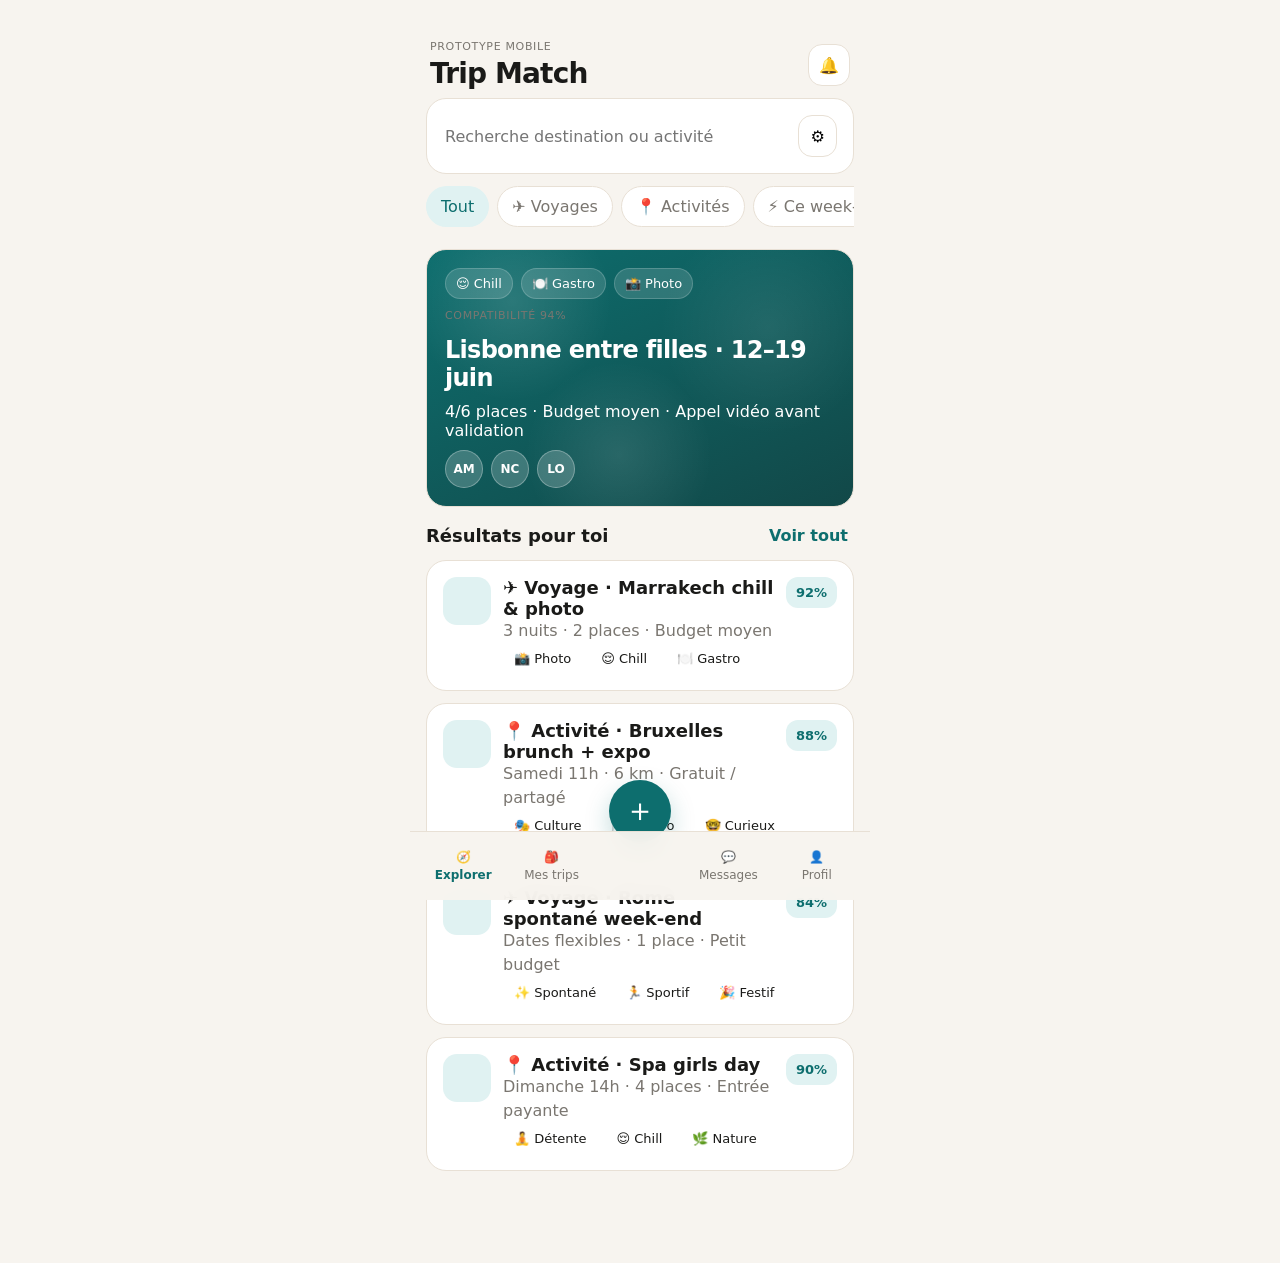
<file: index.html>
<!doctype html>
<html lang="fr">
  <head>
    <meta charset="UTF-8" />
    <meta name="viewport" content="width=device-width, initial-scale=1.0, viewport-fit=cover" />
    <meta name="theme-color" content="#0D6E6E" />
    <meta name="description" content="Trip Match — prototype mobile testable" />
    <title>Trip Match</title>
    <link rel="manifest" href="manifest.json" />
    <link rel="stylesheet" href="styles.css" />
  </head>
  <body>
    <div class="app-shell">
      <header class="topbar">
        <div>
          <p class="eyebrow">Prototype mobile</p>
          <h1>Trip Match</h1>
        </div>
        <button class="icon-btn" id="notifyBtn" aria-label="Notifications">🔔</button>
      </header>

      <main id="app">
        <section class="screen active" data-screen="explorer">
          <div class="search-row card">
            <input type="text" placeholder="Recherche destination ou activité" />
            <button class="icon-btn" aria-label="Filtres">⚙️</button>
          </div>

          <div class="chip-row">
            <button class="chip active">Tout</button>
            <button class="chip">✈️ Voyages</button>
            <button class="chip">📍 Activités</button>
            <button class="chip">⚡ Ce week-end</button>
            <button class="chip">🌍 Europe</button>
            <button class="chip">Pour moi</button>
          </div>

          <article class="hero-card card" id="heroCard">
            <div class="hero-pattern"></div>
            <div class="hero-content">
              <div class="tag-row">
                <span class="tag">😌 Chill</span>
                <span class="tag">🍽️ Gastro</span>
                <span class="tag">📸 Photo</span>
              </div>
              <p class="label">Compatibilité 94%</p>
              <h2>Lisbonne entre filles · 12–19 juin</h2>
              <p>4/6 places · Budget moyen · Appel vidéo avant validation</p>
              <div class="avatars">
                <span>AM</span><span>NC</span><span>LO</span>
              </div>
            </div>
          </article>

          <section class="section-block">
            <div class="section-title">
              <h3>Résultats pour toi</h3>
              <button class="link-btn" id="openFilters">Voir tout</button>
            </div>
            <div class="result-list" id="resultList"></div>
          </section>
        </section>

        <section class="screen" data-screen="trips">
          <section class="section-block">
            <div class="section-title">
              <h3>Mes trips</h3>
              <span class="badge-soft">2 actifs</span>
            </div>
            <article class="card detail-card">
              <div class="detail-hero">
                <div>
                  <p class="label">Trip actif</p>
                  <h2>Tokyo 🍣</h2>
                  <p>Départ dans 18 jours · 4 membres</p>
                </div>
                <div class="compat-pill">86%</div>
              </div>
              <div class="mini-tabs">
                <button class="mini-tab active">Checklist</button>
                <button class="mini-tab">Budget</button>
                <button class="mini-tab">Réservations</button>
              </div>
              <div class="checklist">
                <label><input type="checkbox" checked /> Vol aller réservé — Sarah</label>
                <label><input type="checkbox" checked /> Airbnb payé — Emma</label>
                <label><input type="checkbox" /> Preuve booking manquante — Lina</label>
              </div>
            </article>

            <article class="card candidate-card">
              <div class="section-title compact">
                <div>
                  <p class="label">Candidature reçue</p>
                  <h3>Yasmine, 29 · Bruxelles</h3>
                </div>
                <span class="verified">✔ Vérifiée</span>
              </div>
              <p>Score 91% · 😌 Chill · 🌿 Nature · ✨ Spontané</p>
              <p class="muted">“Je voyage léger, je suis flexible sur les dates et j’adore organiser un groupe serein.”</p>
              <div class="action-row">
                <button class="primary-btn">Accepter</button>
                <button class="ghost-btn">Poser une question</button>
              </div>
            </article>
          </section>
        </section>

        <section class="screen" data-screen="messages">
          <section class="section-block">
            <div class="section-title">
              <h3>Messages</h3>
              <span class="badge-soft">3 non lus</span>
            </div>
            <div class="segmented">
              <button class="seg active">Groupes</button>
              <button class="seg">Privé</button>
            </div>
            <article class="card chat-card">
              <div class="section-title compact">
                <div>
                  <h3>Lisbonne 🇵🇹</h3>
                  <p class="muted">4/6 places · 12–19 juin</p>
                </div>
                <button class="primary-btn small">Appel vidéo</button>
              </div>
              <div class="alert-banner">⚠️ Appel vidéo à planifier avant confirmation</div>
              <div class="chat-bubble mine">Hello, on part sur un appart centre-ville ?</div>
              <div class="chat-bubble">Oui, et on compare aussi Airbnb / Booking.</div>
              <div class="quick-questions">
                <span>Budget ?</span><span>Vol ?</span><span>Rythme ?</span><span>Musique ?</span>
              </div>
            </article>
          </section>
        </section>

        <section class="screen" data-screen="profile">
          <section class="section-block">
            <article class="card profile-card">
              <div class="profile-header">
                <div class="avatar-lg">FG</div>
                <div>
                  <h2>Flavio, 31</h2>
                  <p>Bruxelles · FR / EN / IT</p>
                  <div class="profile-badges">
                    <span class="verified">✔ Vérifié</span>
                    <span class="badge-soft">Confiance 92/100</span>
                  </div>
                </div>
              </div>
              <p class="muted">Voyageur curieux, sociable, aime les city trips cool, la photo et la gastronomie locale.</p>
              <div class="stats-grid">
                <div><strong>12</strong><span>Trips</span></div>
                <div><strong>4.8</strong><span>Note</span></div>
                <div><strong>97%</strong><span>Fiabilité</span></div>
              </div>
              <div class="tag-row wrap">
                <span class="tag">😌 Chill</span>
                <span class="tag">🍽️ Gastronomie</span>
                <span class="tag">📸 Photo</span>
                <span class="tag">🤓 Curieux</span>
              </div>
            </article>

            <article class="card onboarding-card">
              <p class="label">Onboarding / abonnement</p>
              <h3>Débloquer toutes les fonctionnalités</h3>
              <div class="price-grid">
                <button class="price-card active">
                  <strong>6,99€/mois</strong>
                  <span>7 jours gratuits</span>
                </button>
                <button class="price-card">
                  <strong>49,99€/an</strong>
                  <span>Meilleur choix</span>
                </button>
              </div>
              <button class="primary-btn full">Continuer vers vérification IA</button>
            </article>
          </section>
        </section>
      </main>

      <button class="fab" id="fabBtn" aria-label="Créer">＋</button>

      <nav class="bottom-nav">
        <button class="nav-item active" data-target="explorer">🧭<span>Explorer</span></button>
        <button class="nav-item" data-target="trips">🎒<span>Mes trips</span></button>
        <button class="nav-item spacer" aria-hidden="true"></button>
        <button class="nav-item" data-target="messages">💬<span>Messages</span></button>
        <button class="nav-item" data-target="profile">👤<span>Profil</span></button>
      </nav>
    </div>

    <div class="sheet" id="createSheet" aria-hidden="true">
      <div class="sheet-card">
        <div class="sheet-handle"></div>
        <h3>Créer</h3>
        <button class="sheet-option">
          <strong>Créer un voyage</strong>
          <span>Destination, dates, vibes, budget</span>
        </button>
        <button class="sheet-option">
          <strong>Créer une activité</strong>
          <span>Lieu, heure, coût, niveau requis</span>
        </button>
        <button class="ghost-btn full" id="closeSheet">Fermer</button>
      </div>
    </div>

    <template id="resultTemplate">
      <article class="card result-card">
        <div class="result-icon"></div>
        <div class="result-content">
          <div class="section-title compact">
            <div>
              <h3 class="result-title"></h3>
              <p class="result-meta muted"></p>
            </div>
            <span class="compat-pill small result-score"></span>
          </div>
          <div class="tag-row result-tags"></div>
        </div>
      </article>
    </template>

    <script src="app.js"></script>
  </body>
</html>
</file>
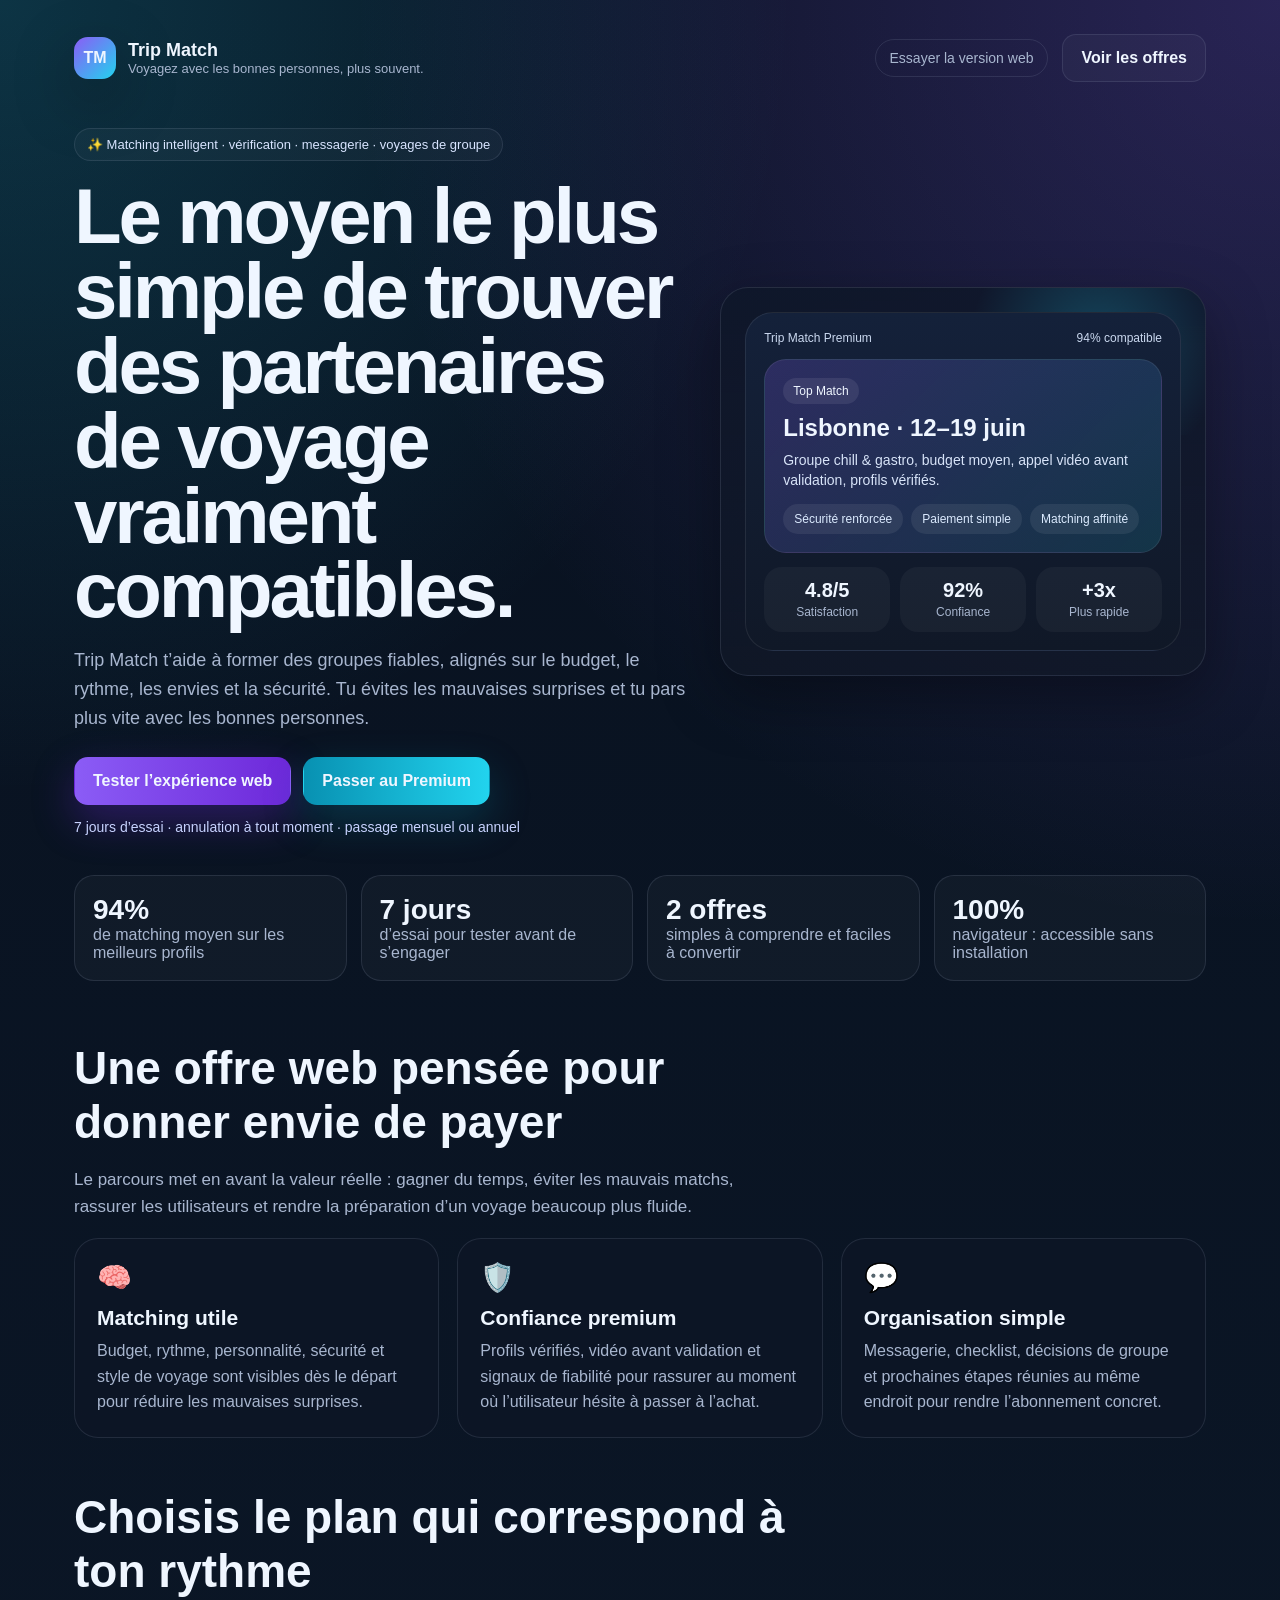
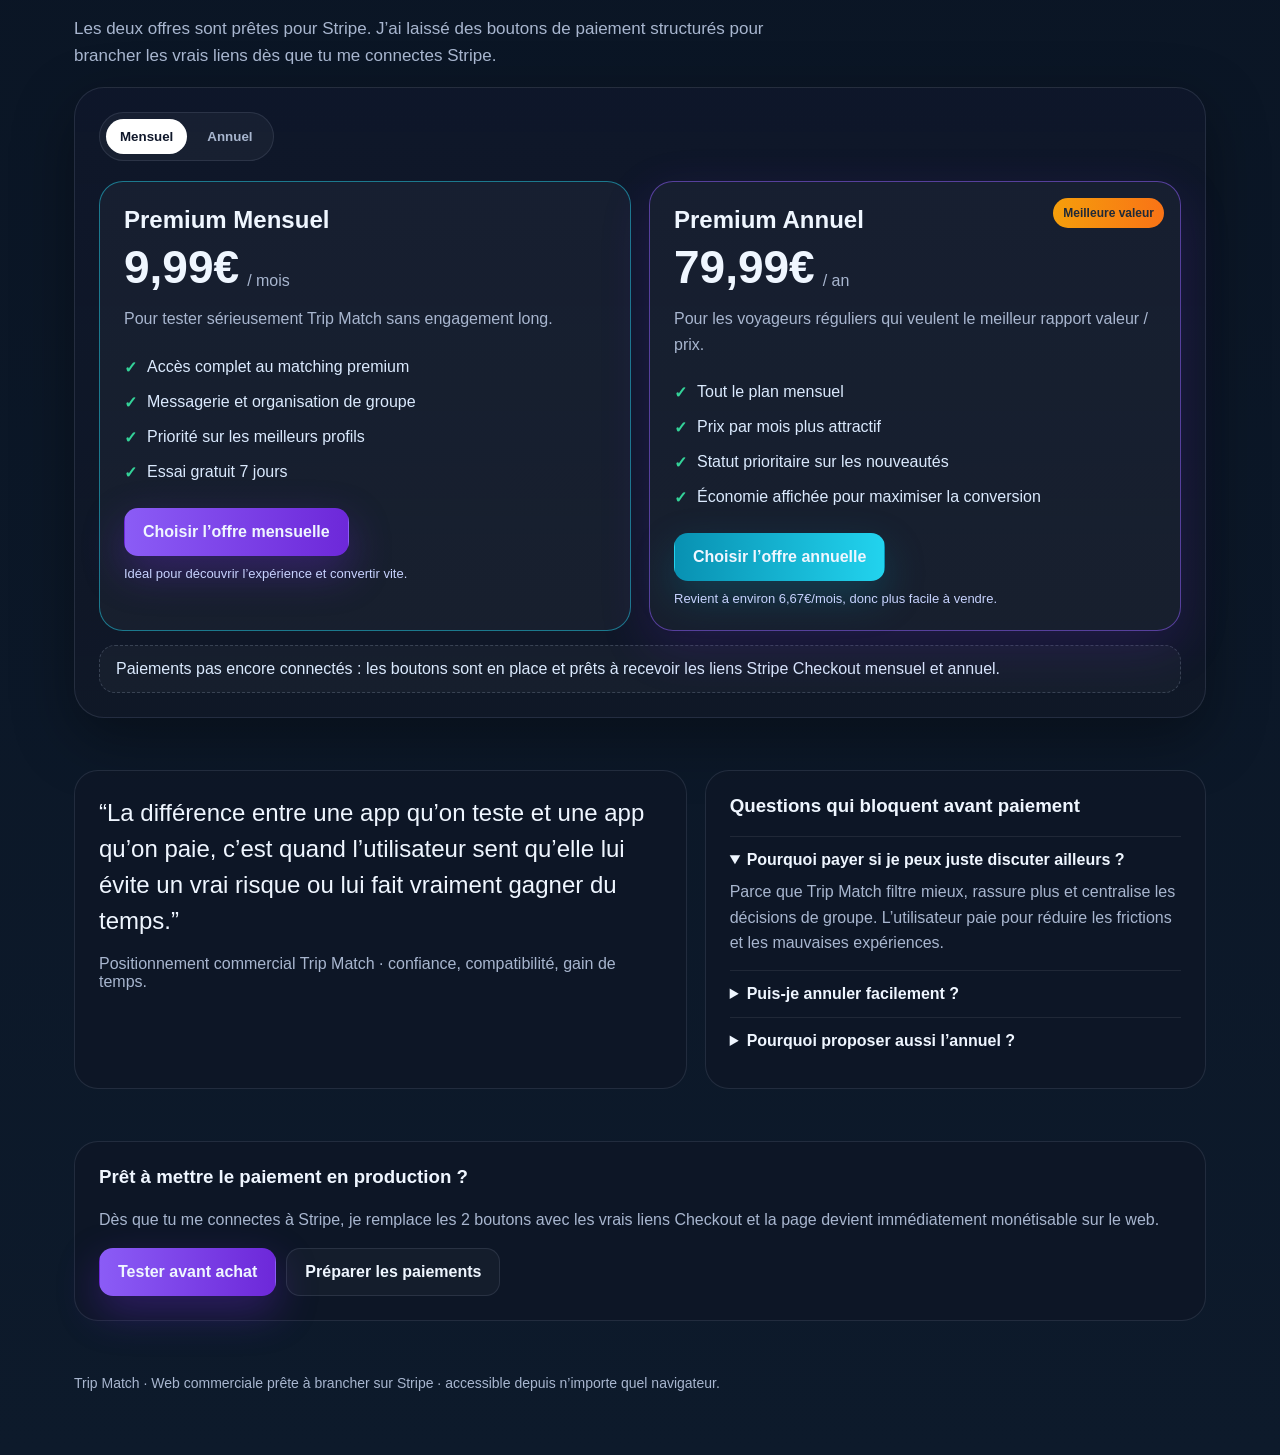
<file: commercial.html>
<!doctype html>
<html lang="fr">
<head>
  <meta charset="utf-8">
  <meta name="viewport" content="width=device-width, initial-scale=1, viewport-fit=cover">
  <meta name="theme-color" content="#0b1220">
  <meta name="description" content="Trip Match — trouvez vos compagnons de voyage idéaux et passez au premium.">
  <title>Trip Match Premium</title>
  <style>
    :root{--bg:#08111f;--bg2:#0d1a2b;--card:rgba(14,23,39,.82);--line:rgba(148,163,184,.16);--text:#eff6ff;--muted:#a8b6cf;--violet:#8b5cf6;--cyan:#22d3ee;--green:#34d399;--gold:#f59e0b;--shadow:0 20px 60px rgba(0,0,0,.35)}
    *{box-sizing:border-box} html{scroll-behavior:smooth} body{margin:0;font-family:Inter,Segoe UI,Arial,sans-serif;background:radial-gradient(circle at top right,rgba(139,92,246,.25),transparent 28%),radial-gradient(circle at top left,rgba(34,211,238,.18),transparent 24%),linear-gradient(180deg,var(--bg),var(--bg2));color:var(--text)}
    a{text-decoration:none;color:inherit}.wrap{max-width:1180px;margin:0 auto;padding:24px}
    .nav{display:flex;justify-content:space-between;align-items:center;gap:18px;padding:10px 0 18px}.brand{display:flex;align-items:center;gap:12px}.logo{width:42px;height:42px;border-radius:14px;background:linear-gradient(135deg,var(--violet),var(--cyan));display:grid;place-items:center;font-weight:800;box-shadow:var(--shadow)}.brand strong{display:block;font-size:18px}.brand span{display:block;color:var(--muted);font-size:13px}
    .nav-links{display:flex;gap:14px;flex-wrap:wrap;align-items:center}.pill{padding:10px 14px;border:1px solid var(--line);border-radius:999px;color:var(--muted);font-size:14px}.btn{display:inline-flex;align-items:center;justify-content:center;gap:8px;padding:14px 18px;border-radius:14px;font-weight:700;border:1px solid transparent;transition:.22s transform,.22s opacity,.22s border-color}.btn:hover{transform:translateY(-1px)}.btn-primary{background:linear-gradient(90deg,var(--violet),#6d28d9);box-shadow:0 16px 40px rgba(109,40,217,.35)}.btn-secondary{background:linear-gradient(90deg,#0891b2,var(--cyan));box-shadow:0 16px 40px rgba(8,145,178,.26)}.btn-ghost{border-color:var(--line);background:rgba(255,255,255,.03)}
    .hero{display:grid;grid-template-columns:1.12fr .88fr;gap:28px;align-items:center;padding:28px 0 26px}.eyebrow{display:inline-flex;align-items:center;gap:8px;padding:8px 12px;border:1px solid var(--line);border-radius:999px;color:#d8e4ff;background:rgba(255,255,255,.03);font-size:13px}.hero h1{font-size:clamp(40px,7vw,78px);line-height:.96;margin:18px 0 16px;letter-spacing:-.04em}.hero p{font-size:18px;color:var(--muted);line-height:1.6;max-width:720px}.cta-row{display:flex;gap:12px;flex-wrap:wrap;margin-top:24px}.micro{margin-top:14px;color:#c7d2fe;font-size:14px}
    .hero-card{position:relative;padding:24px;border:1px solid var(--line);border-radius:28px;background:linear-gradient(180deg,rgba(15,23,42,.92),rgba(17,24,39,.74));box-shadow:var(--shadow);overflow:hidden}.hero-card:before{content:"";position:absolute;inset:auto -20% 62% 36%;height:180px;background:radial-gradient(circle,rgba(34,211,238,.25),transparent 58%)}.phone{position:relative;z-index:1;border:1px solid rgba(255,255,255,.08);border-radius:28px;padding:18px;background:linear-gradient(180deg,#14213a,#101827)}.phone-top{display:flex;justify-content:space-between;align-items:center;color:#cad8ef;font-size:12px;margin-bottom:14px}.match{padding:18px;border-radius:22px;background:linear-gradient(135deg,rgba(139,92,246,.22),rgba(34,211,238,.14));border:1px solid rgba(255,255,255,.08)}.match .score{display:inline-block;padding:6px 10px;border-radius:999px;background:rgba(255,255,255,.08);font-size:12px}.match h3{margin:10px 0 8px;font-size:24px}.match p{margin:0;color:#d7e3f8;font-size:14px;line-height:1.45}.chips{display:flex;gap:8px;flex-wrap:wrap;margin-top:14px}.chip{padding:8px 11px;border-radius:999px;background:rgba(255,255,255,.07);font-size:12px;color:#dbeafe}.statline{display:grid;grid-template-columns:repeat(3,1fr);gap:10px;margin-top:14px}.stat{padding:12px;border-radius:18px;background:rgba(255,255,255,.04);text-align:center}.stat strong{display:block;font-size:20px}.stat span{color:var(--muted);font-size:12px}
    .strip{display:grid;grid-template-columns:repeat(4,1fr);gap:14px;margin:14px 0 34px}.strip .item{padding:18px;border:1px solid var(--line);border-radius:20px;background:rgba(255,255,255,.03)}.strip strong{display:block;font-size:28px}.strip span{color:var(--muted)}
    .section{padding:26px 0}.section-head{max-width:720px;margin-bottom:18px}.section-head h2{font-size:clamp(28px,5vw,46px);margin:0 0 12px}.section-head p{color:var(--muted);line-height:1.6;font-size:17px}
    .features{display:grid;grid-template-columns:repeat(3,1fr);gap:18px}.feature{padding:22px;border:1px solid var(--line);border-radius:24px;background:var(--card);backdrop-filter:blur(12px)}.feature .icon{font-size:28px;margin-bottom:12px}.feature h3{margin:0 0 8px;font-size:21px}.feature p{margin:0;color:var(--muted);line-height:1.6}
    .pricing-shell{padding:24px;border:1px solid var(--line);border-radius:30px;background:linear-gradient(180deg,rgba(15,23,42,.92),rgba(17,24,39,.78));box-shadow:var(--shadow)}.billing-toggle{display:inline-flex;padding:6px;border:1px solid var(--line);border-radius:999px;background:rgba(255,255,255,.04);gap:6px;margin-bottom:20px}.billing-toggle button{border:0;background:transparent;color:var(--muted);padding:10px 14px;border-radius:999px;font-weight:700;cursor:pointer}.billing-toggle button.active{background:#fff;color:#0f172a}
    .pricing{display:grid;grid-template-columns:repeat(2,1fr);gap:18px}.plan{position:relative;padding:24px;border-radius:24px;border:1px solid var(--line);background:rgba(255,255,255,.035)}.plan.popular{border-color:rgba(139,92,246,.55);box-shadow:0 16px 50px rgba(109,40,217,.18)}.badge{position:absolute;top:16px;right:16px;padding:8px 10px;border-radius:999px;background:linear-gradient(90deg,var(--gold),#f97316);font-size:12px;font-weight:800;color:#1f2937}.plan h3{margin:0 0 8px;font-size:24px}.price{display:flex;align-items:end;gap:8px;margin:10px 0 12px}.price strong{font-size:46px;line-height:1}.price span{color:var(--muted)}.plan p{color:var(--muted);line-height:1.6}.plan ul{list-style:none;padding:0;margin:18px 0}.plan li{display:flex;gap:10px;align-items:flex-start;padding:8px 0;color:#dbeafe}.plan li:before{content:"✓";color:var(--green);font-weight:800}.plan .sub{font-size:13px;color:#c7d2fe;margin-top:10px}
    .proof{display:grid;grid-template-columns:1.1fr .9fr;gap:18px}.quote,.faq,.cta{padding:24px;border-radius:24px;border:1px solid var(--line);background:var(--card)}.quote blockquote{margin:0;font-size:24px;line-height:1.5}.quote footer{margin-top:16px;color:var(--muted)}.faq h3,.cta h3{margin-top:0}.faq details{border-top:1px solid rgba(255,255,255,.08);padding:14px 0}.faq summary{cursor:pointer;font-weight:700}.faq p{color:var(--muted);line-height:1.6;margin:10px 0 0}.cta p{color:var(--muted);line-height:1.6}.cta .btns{display:flex;gap:10px;flex-wrap:wrap;margin-top:14px}
    .footer{padding:28px 0 40px;color:var(--muted);font-size:14px}.note{margin-top:14px;padding:14px 16px;border:1px dashed rgba(148,163,184,.28);border-radius:16px;color:#dbeafe;background:rgba(255,255,255,.03)}
    @media (max-width: 980px){.hero,.proof,.features,.pricing,.strip{grid-template-columns:1fr}.nav{align-items:flex-start;flex-direction:column}.hero h1{font-size:48px}.pricing .plan.popular{order:-1}}
  </style>
</head>
<body>
  <div class="wrap">
    <nav class="nav">
      <a class="brand" href="#top">
        <div class="logo">TM</div>
        <div>
          <strong>Trip Match</strong>
          <span>Voyagez avec les bonnes personnes, plus souvent.</span>
        </div>
      </a>
      <div class="nav-links">
        <a class="pill" href="./native-web-build/">Essayer la version web</a>
        <a class="btn btn-ghost" href="#pricing">Voir les offres</a>
      </div>
    </nav>

    <header class="hero" id="top">
      <div>
        <div class="eyebrow">✨ Matching intelligent · vérification · messagerie · voyages de groupe</div>
        <h1>Le moyen le plus simple de trouver des partenaires de voyage vraiment compatibles.</h1>
        <p>Trip Match t’aide à former des groupes fiables, alignés sur le budget, le rythme, les envies et la sécurité. Tu évites les mauvaises surprises et tu pars plus vite avec les bonnes personnes.</p>
        <div class="cta-row">
          <a class="btn btn-primary" href="./native-web-build/">Tester l’expérience web</a>
          <a class="btn btn-secondary" href="#pricing">Passer au Premium</a>
        </div>
        <div class="micro">7 jours d’essai · annulation à tout moment · passage mensuel ou annuel</div>
      </div>
      <div class="hero-card">
        <div class="phone">
          <div class="phone-top"><span>Trip Match Premium</span><span>94% compatible</span></div>
          <div class="match">
            <span class="score">Top Match</span>
            <h3>Lisbonne · 12–19 juin</h3>
            <p>Groupe chill & gastro, budget moyen, appel vidéo avant validation, profils vérifiés.</p>
            <div class="chips">
              <span class="chip">Sécurité renforcée</span>
              <span class="chip">Paiement simple</span>
              <span class="chip">Matching affinité</span>
            </div>
          </div>
          <div class="statline">
            <div class="stat"><strong>4.8/5</strong><span>Satisfaction</span></div>
            <div class="stat"><strong>92%</strong><span>Confiance</span></div>
            <div class="stat"><strong>+3x</strong><span>Plus rapide</span></div>
          </div>
        </div>
      </div>
    </header>

    <section class="strip">
      <div class="item"><strong>94%</strong><span>de matching moyen sur les meilleurs profils</span></div>
      <div class="item"><strong>7 jours</strong><span>d’essai pour tester avant de s’engager</span></div>
      <div class="item"><strong>2 offres</strong><span>simples à comprendre et faciles à convertir</span></div>
      <div class="item"><strong>100%</strong><span>navigateur : accessible sans installation</span></div>
    </section>

    <section class="section">
      <div class="section-head">
        <h2>Une offre web pensée pour donner envie de payer</h2>
        <p>Le parcours met en avant la valeur réelle : gagner du temps, éviter les mauvais matchs, rassurer les utilisateurs et rendre la préparation d’un voyage beaucoup plus fluide.</p>
      </div>
      <div class="features">
        <article class="feature"><div class="icon">🧠</div><h3>Matching utile</h3><p>Budget, rythme, personnalité, sécurité et style de voyage sont visibles dès le départ pour réduire les mauvaises surprises.</p></article>
        <article class="feature"><div class="icon">🛡️</div><h3>Confiance premium</h3><p>Profils vérifiés, vidéo avant validation et signaux de fiabilité pour rassurer au moment où l’utilisateur hésite à passer à l’achat.</p></article>
        <article class="feature"><div class="icon">💬</div><h3>Organisation simple</h3><p>Messagerie, checklist, décisions de groupe et prochaines étapes réunies au même endroit pour rendre l’abonnement concret.</p></article>
      </div>
    </section>

    <section class="section" id="pricing">
      <div class="section-head">
        <h2>Choisis le plan qui correspond à ton rythme</h2>
        <p>Les deux offres sont prêtes pour Stripe. J’ai laissé des boutons de paiement structurés pour brancher les vrais liens dès que tu me connectes Stripe.</p>
      </div>
      <div class="pricing-shell">
        <div class="billing-toggle">
          <button class="active" data-mode="monthly">Mensuel</button>
          <button data-mode="yearly">Annuel</button>
        </div>
        <div class="pricing">
          <article class="plan" id="plan-monthly">
            <h3>Premium Mensuel</h3>
            <div class="price"><strong>9,99€</strong><span>/ mois</span></div>
            <p>Pour tester sérieusement Trip Match sans engagement long.</p>
            <ul>
              <li>Accès complet au matching premium</li>
              <li>Messagerie et organisation de groupe</li>
              <li>Priorité sur les meilleurs profils</li>
              <li>Essai gratuit 7 jours</li>
            </ul>
            <a class="btn btn-primary pay-link" data-plan="monthly" href="#stripe-monthly">Choisir l’offre mensuelle</a>
            <div class="sub">Idéal pour découvrir l’expérience et convertir vite.</div>
          </article>
          <article class="plan popular" id="plan-yearly">
            <span class="badge">Meilleure valeur</span>
            <h3>Premium Annuel</h3>
            <div class="price"><strong>79,99€</strong><span>/ an</span></div>
            <p>Pour les voyageurs réguliers qui veulent le meilleur rapport valeur / prix.</p>
            <ul>
              <li>Tout le plan mensuel</li>
              <li>Prix par mois plus attractif</li>
              <li>Statut prioritaire sur les nouveautés</li>
              <li>Économie affichée pour maximiser la conversion</li>
            </ul>
            <a class="btn btn-secondary pay-link" data-plan="yearly" href="#stripe-yearly">Choisir l’offre annuelle</a>
            <div class="sub">Revient à environ 6,67€/mois, donc plus facile à vendre.</div>
          </article>
        </div>
        <div class="note">Paiements pas encore connectés : les boutons sont en place et prêts à recevoir les liens Stripe Checkout mensuel et annuel.</div>
      </div>
    </section>

    <section class="section proof">
      <article class="quote">
        <blockquote>“La différence entre une app qu’on teste et une app qu’on paie, c’est quand l’utilisateur sent qu’elle lui évite un vrai risque ou lui fait vraiment gagner du temps.”</blockquote>
        <footer>Positionnement commercial Trip Match · confiance, compatibilité, gain de temps.</footer>
      </article>
      <div class="faq">
        <h3>Questions qui bloquent avant paiement</h3>
        <details open><summary>Pourquoi payer si je peux juste discuter ailleurs ?</summary><p>Parce que Trip Match filtre mieux, rassure plus et centralise les décisions de groupe. L’utilisateur paie pour réduire les frictions et les mauvaises expériences.</p></details>
        <details><summary>Puis-je annuler facilement ?</summary><p>Oui. La promesse commerciale ici est simple : essai, visibilité, puis annulation à tout moment pour réduire la peur du paiement.</p></details>
        <details><summary>Pourquoi proposer aussi l’annuel ?</summary><p>Le plan annuel augmente la valeur perçue et améliore la conversion en mettant en avant l’économie réalisée.</p></details>
      </div>
    </section>

    <section class="section">
      <div class="cta">
        <h3>Prêt à mettre le paiement en production ?</h3>
        <p>Dès que tu me connectes à Stripe, je remplace les 2 boutons avec les vrais liens Checkout et la page devient immédiatement monétisable sur le web.</p>
        <div class="btns">
          <a class="btn btn-primary" href="./native-web-build/">Tester avant achat</a>
          <a class="btn btn-ghost" href="#pricing">Préparer les paiements</a>
        </div>
      </div>
    </section>

    <footer class="footer">Trip Match · Web commerciale prête à brancher sur Stripe · accessible depuis n’importe quel navigateur.</footer>
  </div>

  <script>
    const toggleButtons = document.querySelectorAll('[data-mode]');
    const monthlyPlan = document.getElementById('plan-monthly');
    const yearlyPlan = document.getElementById('plan-yearly');
    toggleButtons.forEach(btn => btn.addEventListener('click', () => {
      toggleButtons.forEach(b => b.classList.remove('active'));
      btn.classList.add('active');
      const yearly = btn.dataset.mode === 'yearly';
      yearlyPlan.style.transform = yearly ? 'scale(1.01)' : 'scale(1)';
      monthlyPlan.style.transform = yearly ? 'scale(1)' : 'scale(1.01)';
      yearlyPlan.style.borderColor = yearly ? 'rgba(139,92,246,.7)' : 'rgba(148,163,184,.16)';
      monthlyPlan.style.borderColor = yearly ? 'rgba(148,163,184,.16)' : 'rgba(34,211,238,.5)';
    }));
    document.querySelectorAll('.pay-link').forEach(link => link.addEventListener('click', (e) => {
      if (link.getAttribute('href').startsWith('#stripe-')) {
        e.preventDefault();
        const plan = link.dataset.plan === 'yearly' ? 'annuelle' : 'mensuelle';
        alert(`Le lien Stripe pour l'offre ${plan} sera branché dès que tu me connectes Stripe.`);
      }
    }));
    monthlyPlan.style.borderColor = 'rgba(34,211,238,.5)';
  </script>
</body>
</html>
</file>
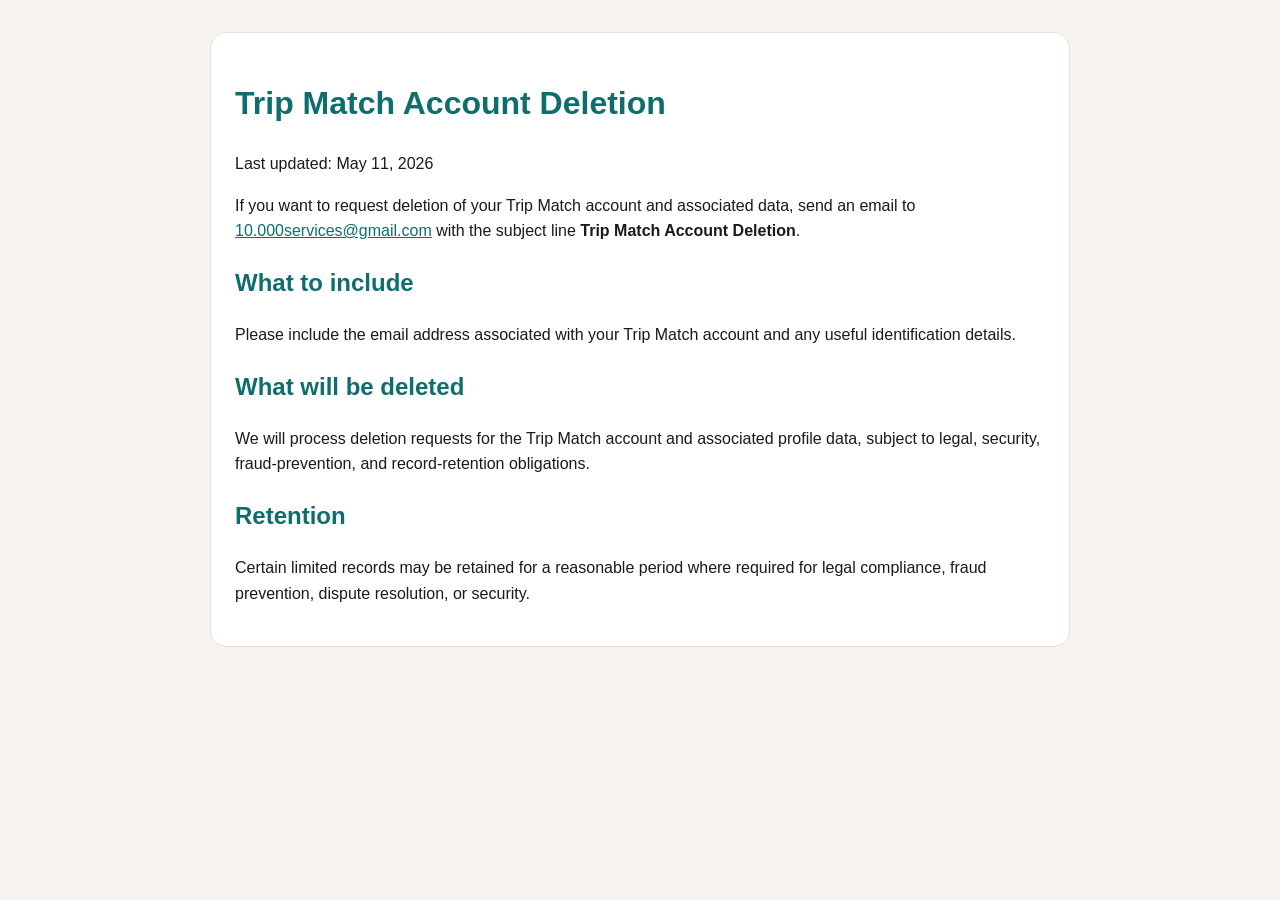
<file: delete-account.html>
<!doctype html>
<html lang="en">
<head>
  <meta charset="utf-8">
  <meta name="viewport" content="width=device-width, initial-scale=1">
  <title>Trip Match Account Deletion</title>
  <style>
    body{font-family:Arial,sans-serif;background:#F7F4EF;color:#1A1A18;max-width:860px;margin:0 auto;padding:32px;line-height:1.6}
    h1,h2{color:#0D6E6E} a{color:#0D6E6E} .card{background:#fff;border:1px solid #E8E0D5;border-radius:16px;padding:24px}
  </style>
</head>
<body>
  <div class="card">
    <h1>Trip Match Account Deletion</h1>
    <p>Last updated: May 11, 2026</p>
    <p>If you want to request deletion of your Trip Match account and associated data, send an email to <a href="mailto:10.000services@gmail.com?subject=Trip%20Match%20Account%20Deletion">10.000services@gmail.com</a> with the subject line <strong>Trip Match Account Deletion</strong>.</p>
    <h2>What to include</h2>
    <p>Please include the email address associated with your Trip Match account and any useful identification details.</p>
    <h2>What will be deleted</h2>
    <p>We will process deletion requests for the Trip Match account and associated profile data, subject to legal, security, fraud-prevention, and record-retention obligations.</p>
    <h2>Retention</h2>
    <p>Certain limited records may be retained for a reasonable period where required for legal compliance, fraud prevention, dispute resolution, or security.</p>
  </div>
</body>
</html>
</file>
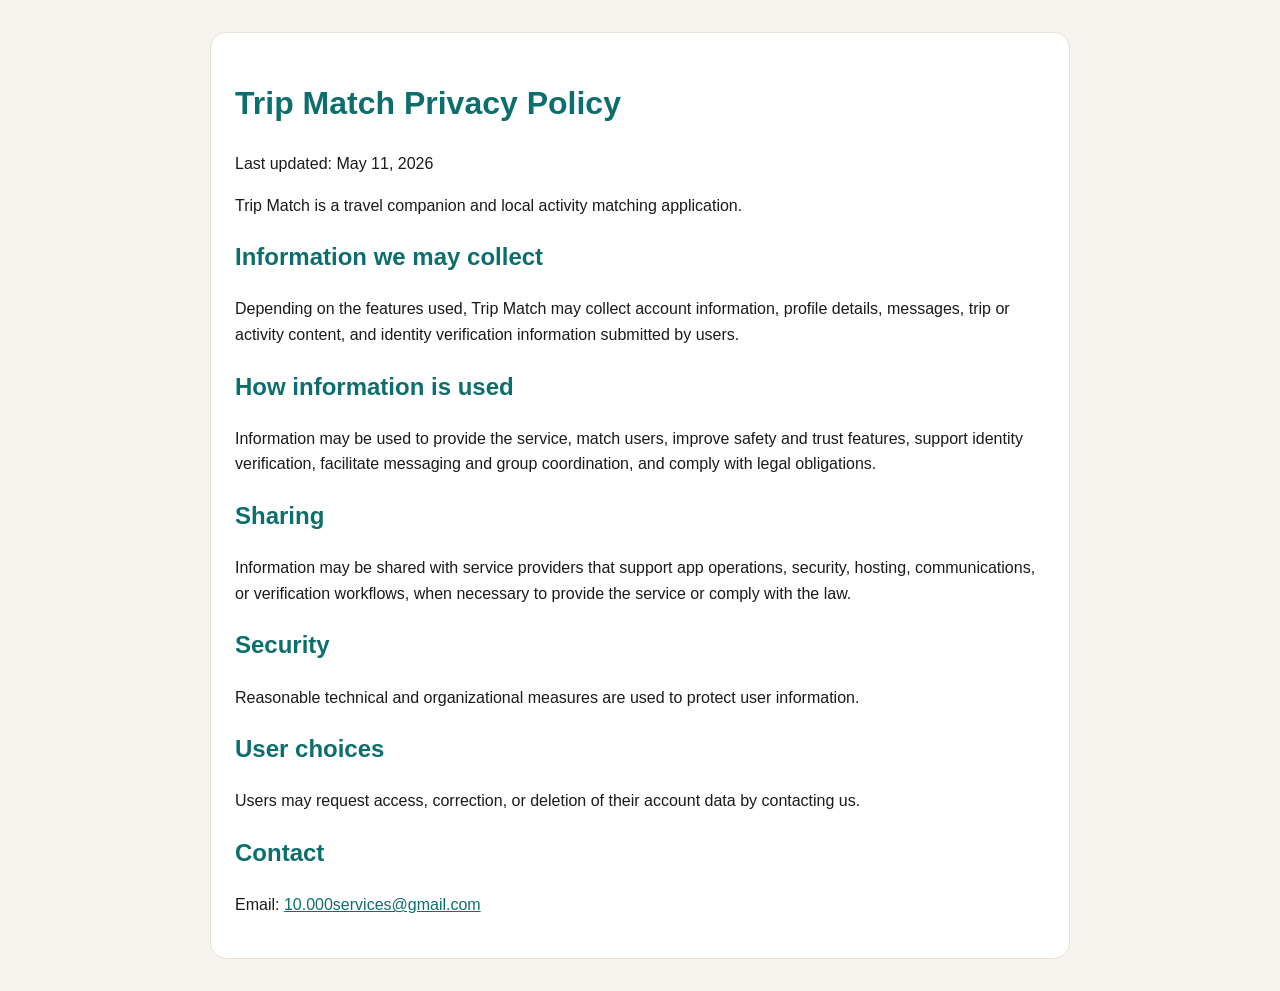
<file: privacy-policy.html>
<!doctype html>
<html lang="en">
<head>
  <meta charset="utf-8">
  <meta name="viewport" content="width=device-width, initial-scale=1">
  <title>Trip Match Privacy Policy</title>
  <style>
    body{font-family:Arial,sans-serif;background:#F7F4EF;color:#1A1A18;max-width:860px;margin:0 auto;padding:32px;line-height:1.6}
    h1,h2{color:#0D6E6E} a{color:#0D6E6E} .card{background:#fff;border:1px solid #E8E0D5;border-radius:16px;padding:24px}
  </style>
</head>
<body>
  <div class="card">
    <h1>Trip Match Privacy Policy</h1>
    <p>Last updated: May 11, 2026</p>
    <p>Trip Match is a travel companion and local activity matching application.</p>
    <h2>Information we may collect</h2>
    <p>Depending on the features used, Trip Match may collect account information, profile details, messages, trip or activity content, and identity verification information submitted by users.</p>
    <h2>How information is used</h2>
    <p>Information may be used to provide the service, match users, improve safety and trust features, support identity verification, facilitate messaging and group coordination, and comply with legal obligations.</p>
    <h2>Sharing</h2>
    <p>Information may be shared with service providers that support app operations, security, hosting, communications, or verification workflows, when necessary to provide the service or comply with the law.</p>
    <h2>Security</h2>
    <p>Reasonable technical and organizational measures are used to protect user information.</p>
    <h2>User choices</h2>
    <p>Users may request access, correction, or deletion of their account data by contacting us.</p>
    <h2>Contact</h2>
    <p>Email: <a href="mailto:10.000services@gmail.com">10.000services@gmail.com</a></p>
  </div>
</body>
</html>
</file>
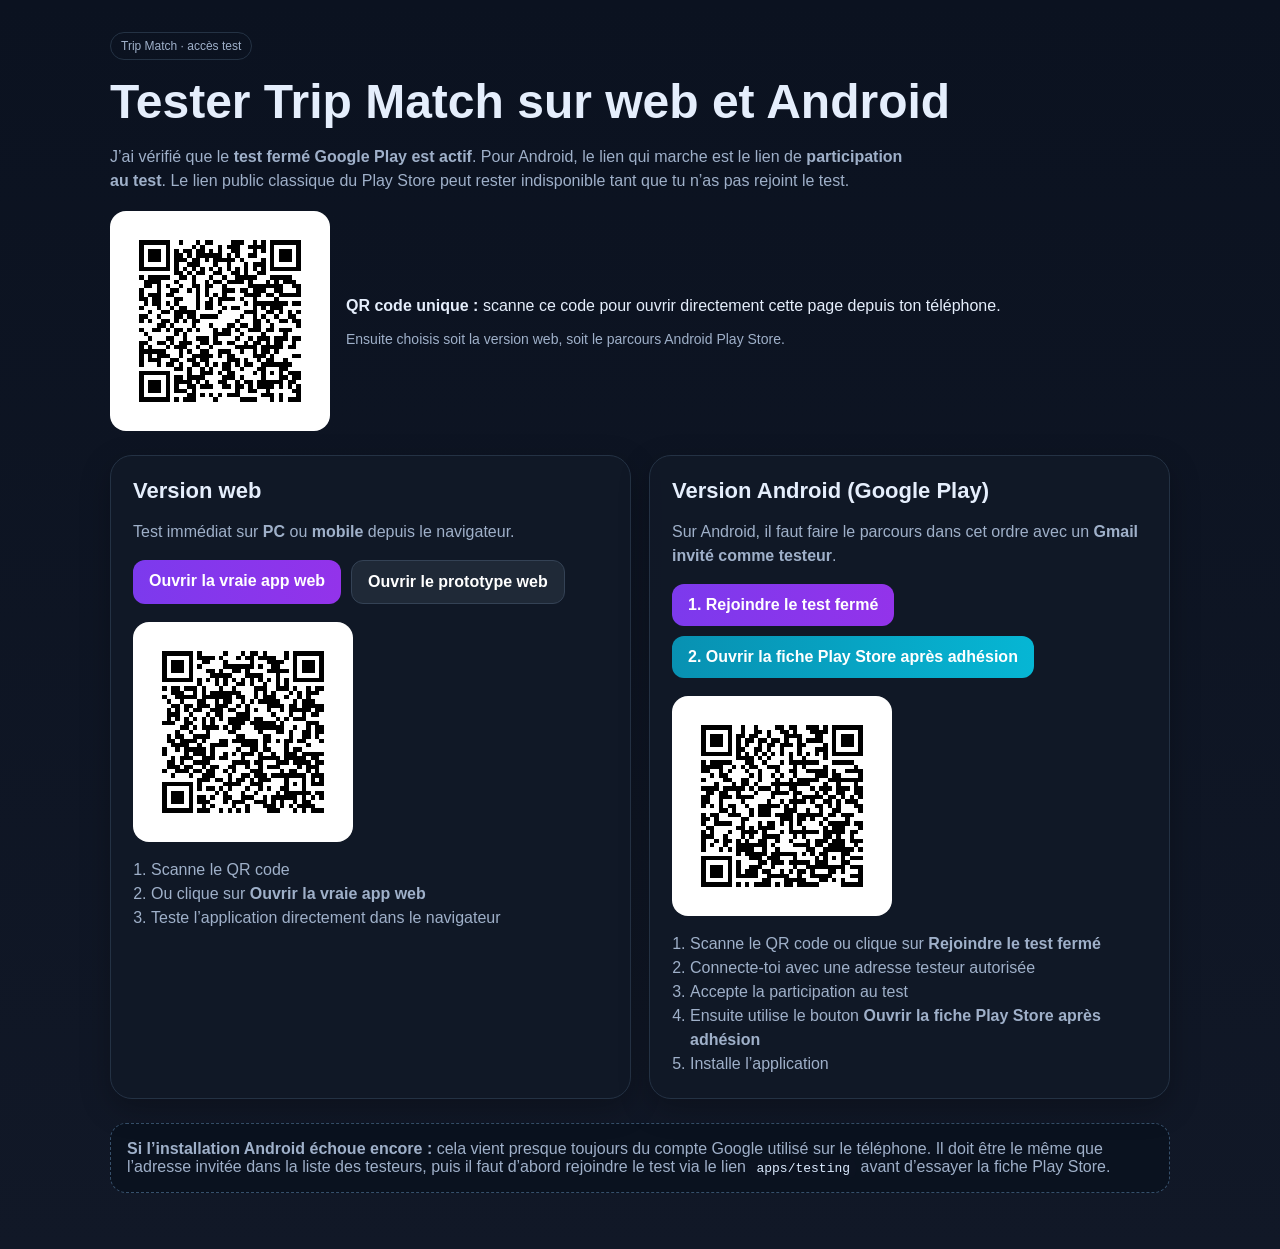
<file: test-access.html>
<!doctype html>
<html lang="fr">
<head>
  <meta charset="utf-8">
  <meta name="viewport" content="width=device-width, initial-scale=1">
  <title>Trip Match - Accès test</title>
  <style>
    :root{color-scheme:dark;--bg:#0f172a;--card:#111827;--line:#243244;--text:#e5eefc;--muted:#9fb0c9;--accent:#7c3aed;--accent2:#06b6d4}
    *{box-sizing:border-box} body{margin:0;font-family:Inter,Arial,sans-serif;background:linear-gradient(180deg,#0b1220,#111827);color:var(--text)}
    .wrap{max-width:1100px;margin:0 auto;padding:32px 20px 56px}.hero{margin-bottom:24px}.tag{display:inline-block;padding:6px 10px;border:1px solid var(--line);border-radius:999px;color:var(--muted);font-size:12px}
    h1{font-size:clamp(28px,5vw,48px);margin:14px 0 10px}.lead{color:var(--muted);max-width:800px;line-height:1.5}.grid{display:grid;grid-template-columns:repeat(auto-fit,minmax(300px,1fr));gap:18px;margin-top:24px}
    .card{background:rgba(17,24,39,.92);border:1px solid var(--line);border-radius:22px;padding:22px;box-shadow:0 10px 30px rgba(0,0,0,.25)}
    .card h2{margin:0 0 8px;font-size:22px}.card p,.card li{color:var(--muted);line-height:1.5}.btns{display:flex;flex-wrap:wrap;gap:10px;margin:16px 0 18px}.btns.col{flex-direction:column;align-items:flex-start}
    .btn{display:inline-block;padding:12px 16px;border-radius:12px;text-decoration:none;color:white;font-weight:700}.primary{background:linear-gradient(90deg,var(--accent),#9333ea)}.secondary{background:linear-gradient(90deg,#0891b2,var(--accent2))}.ghost{background:#1f2937;border:1px solid #344255}
    .qr{background:white;border-radius:16px;padding:12px;width:220px;max-width:100%}.steps{margin:12px 0 0;padding-left:18px}.notice{margin-top:24px;padding:16px;border:1px dashed #36506b;border-radius:16px;color:var(--muted);background:rgba(8,15,28,.6)}
    code{background:#0b1220;padding:2px 6px;border-radius:6px;color:#dbeafe}.topqr{display:flex;gap:16px;align-items:center;flex-wrap:wrap;margin-top:18px}.small{font-size:14px;color:var(--muted)}
  </style>
</head>
<body>
  <div class="wrap">
    <div class="hero">
      <span class="tag">Trip Match · accès test</span>
      <h1>Tester Trip Match sur web et Android</h1>
      <p class="lead">J’ai vérifié que le <strong>test fermé Google Play est actif</strong>. Pour Android, le lien qui marche est le lien de <strong>participation au test</strong>. Le lien public classique du Play Store peut rester indisponible tant que tu n’as pas rejoint le test.</p>
      <div class="topqr">
        <img class="qr" src="./qr-tripmatch-access.svg" alt="QR code page d'accès Trip Match">
        <div>
          <p><strong>QR code unique :</strong> scanne ce code pour ouvrir directement cette page depuis ton téléphone.</p>
          <p class="small">Ensuite choisis soit la version web, soit le parcours Android Play Store.</p>
        </div>
      </div>
    </div>

    <div class="grid">
      <section class="card">
        <h2>Version web</h2>
        <p>Test immédiat sur <strong>PC</strong> ou <strong>mobile</strong> depuis le navigateur.</p>
        <div class="btns">
          <a class="btn primary" href="./native-web-build/">Ouvrir la vraie app web</a>
          <a class="btn ghost" href="./">Ouvrir le prototype web</a>
        </div>
        <img class="qr" src="./qr-tripmatch-web.svg" alt="QR code version web Trip Match">
        <ol class="steps">
          <li>Scanne le QR code</li>
          <li>Ou clique sur <strong>Ouvrir la vraie app web</strong></li>
          <li>Teste l’application directement dans le navigateur</li>
        </ol>
      </section>

      <section class="card">
        <h2>Version Android (Google Play)</h2>
        <p>Sur Android, il faut faire le parcours dans cet ordre avec un <strong>Gmail invité comme testeur</strong>.</p>
        <div class="btns col">
          <a class="btn primary" href="https://play.google.com/apps/testing/com.flaviogoud.tripmatchmobile">1. Rejoindre le test fermé</a>
          <a class="btn secondary" href="https://play.google.com/store/apps/details?id=com.flaviogoud.tripmatchmobile">2. Ouvrir la fiche Play Store après adhésion</a>
        </div>
        <img class="qr" src="./qr-tripmatch-android.svg" alt="QR code test Android Trip Match">
        <ol class="steps">
          <li>Scanne le QR code ou clique sur <strong>Rejoindre le test fermé</strong></li>
          <li>Connecte-toi avec une adresse testeur autorisée</li>
          <li>Accepte la participation au test</li>
          <li>Ensuite utilise le bouton <strong>Ouvrir la fiche Play Store après adhésion</strong></li>
          <li>Installe l’application</li>
        </ol>
      </section>
    </div>

    <div class="notice">
      <strong>Si l’installation Android échoue encore :</strong> cela vient presque toujours du compte Google utilisé sur le téléphone. Il doit être le même que l’adresse invitée dans la liste des testeurs, puis il faut d’abord rejoindre le test via le lien <code>apps/testing</code> avant d’essayer la fiche Play Store.
    </div>
  </div>
</body>
</html>
</file>
<file: styles.css>
:root {
  --bg: #F7F4EF;
  --surface: #FFFFFF;
  --teal: #0D6E6E;
  --teal-soft: #E0F2F2;
  --teal-mid: #1D9E9E;
  --sand: #E8E0D5;
  --text: #1A1A18;
  --muted: #7A7670;
  --accent: #C4622D;
  --radius: 20px;
}
* { box-sizing: border-box; }
html, body { margin: 0; padding: 0; background: var(--bg); color: var(--text); font-family: Inter, system-ui, -apple-system, BlinkMacSystemFont, "Segoe UI", sans-serif; }
body { min-height: 100vh; }
button, input { font: inherit; }
button { border: 0; background: none; cursor: pointer; }
input { border: 0; outline: none; width: 100%; background: transparent; }
.app-shell { max-width: 460px; margin: 0 auto; min-height: 100vh; padding: env(safe-area-inset-top) 16px calc(92px + env(safe-area-inset-bottom)); position: relative; }
.topbar { display: flex; justify-content: space-between; align-items: center; padding: 16px 4px 8px; }
.eyebrow, .label { font-size: 11px; text-transform: uppercase; letter-spacing: .06em; color: var(--muted); margin: 0 0 4px; }
h1, h2, h3, p { margin: 0; }
h1 { font-size: 28px; font-weight: 600; letter-spacing: -0.03em; }
h2 { font-size: 24px; font-weight: 600; letter-spacing: -0.03em; }
h3 { font-size: 18px; font-weight: 600; }
.screen { display: none; }
.screen.active { display: block; }
.card { background: var(--surface); border: 1px solid var(--sand); border-radius: var(--radius); padding: 16px; }
.search-row { display: flex; align-items: center; gap: 10px; margin-bottom: 12px; }
.icon-btn { width: 42px; height: 42px; border-radius: 14px; background: var(--surface); border: 1px solid var(--sand); display: grid; place-items: center; }
.chip-row { display: flex; gap: 8px; overflow: auto; padding-bottom: 6px; margin: 4px 0 16px; }
.chip { white-space: nowrap; padding: 10px 14px; border-radius: 999px; background: var(--surface); border: 1px solid var(--sand); color: var(--muted); }
.chip.active, .seg.active, .mini-tab.active, .price-card.active { background: var(--teal-soft); color: var(--teal); border-color: transparent; }
.hero-card { position: relative; overflow: hidden; min-height: 240px; padding: 0; margin-bottom: 18px; background: linear-gradient(155deg, #0D6E6E 0%, #124848 100%); color: #fff; }
.hero-pattern { position: absolute; inset: 0; background: radial-gradient(circle at 20% 20%, rgba(255,255,255,.12), transparent 25%), radial-gradient(circle at 80% 30%, rgba(255,255,255,.08), transparent 28%), radial-gradient(circle at 45% 80%, rgba(255,255,255,.1), transparent 30%); }
.hero-content { position: relative; z-index: 1; padding: 18px; display: flex; flex-direction: column; justify-content: end; gap: 10px; min-height: 240px; }
.tag-row { display: flex; gap: 8px; flex-wrap: nowrap; overflow: auto; }
.tag-row.wrap { flex-wrap: wrap; }
.tag { background: rgba(255,255,255,.16); border: 1px solid rgba(255,255,255,.18); color: inherit; padding: 7px 10px; border-radius: 999px; font-size: 13px; white-space: nowrap; }
.hero-card .tag { background: rgba(255,255,255,.14); }
.avatars { display: flex; gap: 8px; }
.avatars span, .avatar-lg { width: 38px; height: 38px; border-radius: 50%; background: rgba(255,255,255,.2); border: 1px solid rgba(255,255,255,.3); display: grid; place-items: center; font-size: 12px; font-weight: 700; }
.section-block { display: flex; flex-direction: column; gap: 14px; }
.section-title { display: flex; justify-content: space-between; align-items: center; gap: 10px; }
.section-title.compact { align-items: start; }
.link-btn { color: var(--teal); font-weight: 600; }
.result-list { display: grid; gap: 12px; }
.result-card { display: grid; grid-template-columns: 48px 1fr; gap: 12px; align-items: start; }
.result-icon { width: 48px; height: 48px; border-radius: 14px; background: var(--teal-soft); }
.muted { color: var(--muted); line-height: 1.5; }
.compat-pill { min-width: 58px; height: 58px; border-radius: 18px; background: var(--teal-soft); color: var(--teal); display: grid; place-items: center; font-weight: 700; }
.compat-pill.small { min-width: auto; height: auto; padding: 8px 10px; border-radius: 12px; font-size: 13px; }
.badge-soft, .verified { padding: 8px 10px; border-radius: 999px; font-size: 12px; display: inline-flex; align-items: center; gap: 6px; }
.badge-soft { background: #F1ECE3; color: var(--muted); }
.verified { background: #E6F6EF; color: #0E7A54; }
.action-row, .profile-badges, .price-grid { display: flex; gap: 10px; flex-wrap: wrap; }
.primary-btn, .ghost-btn, .sheet-option, .price-card { border-radius: 16px; padding: 14px 16px; }
.primary-btn { background: var(--teal); color: #fff; }
.primary-btn.small { padding: 10px 12px; border-radius: 12px; }
.ghost-btn, .sheet-option, .price-card { background: var(--surface); border: 1px solid var(--sand); color: var(--text); }
.full { width: 100%; justify-content: center; }
.detail-card, .candidate-card, .chat-card, .profile-card, .onboarding-card { display: flex; flex-direction: column; gap: 14px; }
.detail-hero { display: flex; justify-content: space-between; gap: 10px; align-items: start; }
.mini-tabs, .segmented { display: flex; gap: 8px; }
.mini-tab, .seg { flex: 1; background: #F6F2EA; color: var(--muted); border-radius: 14px; padding: 10px; }
.checklist { display: flex; flex-direction: column; gap: 10px; color: var(--muted); }
.chat-bubble { max-width: 82%; padding: 12px 14px; border-radius: 16px; background: #F3F0E8; }
.chat-bubble.mine { margin-left: auto; background: var(--teal-soft); color: var(--teal); }
.quick-questions { display: flex; gap: 8px; flex-wrap: wrap; }
.quick-questions span { background: #F6F2EA; padding: 10px 12px; border-radius: 999px; font-size: 13px; }
.alert-banner { padding: 12px 14px; border-radius: 16px; background: #FFF0E6; color: var(--accent); }
.profile-header { display: flex; gap: 14px; align-items: center; }
.avatar-lg { width: 72px; height: 72px; background: var(--teal); color: #fff; border: 0; }
.stats-grid { display: grid; grid-template-columns: repeat(3, 1fr); gap: 10px; }
.stats-grid div { background: #F8F5EF; border-radius: 16px; padding: 12px; text-align: center; display: flex; flex-direction: column; gap: 4px; }
.stats-grid strong { font-size: 20px; }
.price-card { flex: 1; display: flex; flex-direction: column; gap: 6px; min-width: 140px; }
.fab { position: fixed; left: 50%; bottom: calc(58px + env(safe-area-inset-bottom)); transform: translateX(-50%); width: 62px; height: 62px; border-radius: 50%; background: var(--teal); color: #fff; font-size: 32px; box-shadow: 0 10px 24px rgba(13,110,110,.25); }
.bottom-nav { position: fixed; left: 50%; transform: translateX(-50%); bottom: 0; width: min(460px, 100%); background: rgba(247,244,239,.95); backdrop-filter: blur(10px); border-top: 1px solid var(--sand); padding: 10px 12px calc(10px + env(safe-area-inset-bottom)); display: grid; grid-template-columns: repeat(5, 1fr); gap: 6px; }
.nav-item { display: flex; flex-direction: column; align-items: center; gap: 4px; color: var(--muted); padding: 8px 4px; font-size: 12px; }
.nav-item.active { color: var(--teal); font-weight: 700; }
.nav-item.spacer { pointer-events: none; }
.sheet { position: fixed; inset: 0; background: rgba(0,0,0,.34); display: none; align-items: end; justify-content: center; padding: 14px; }
.sheet.open { display: flex; }
.sheet-card { width: min(460px, 100%); background: var(--bg); border-radius: 28px 28px 18px 18px; padding: 12px 16px 20px; display: flex; flex-direction: column; gap: 12px; }
.sheet-handle { width: 56px; height: 5px; border-radius: 999px; background: #D2C9BA; margin: 2px auto 6px; }
.sheet-option { text-align: left; display: flex; flex-direction: column; gap: 4px; }
@media (min-width: 768px) {
  .app-shell { padding-top: 24px; }
}
</file>
